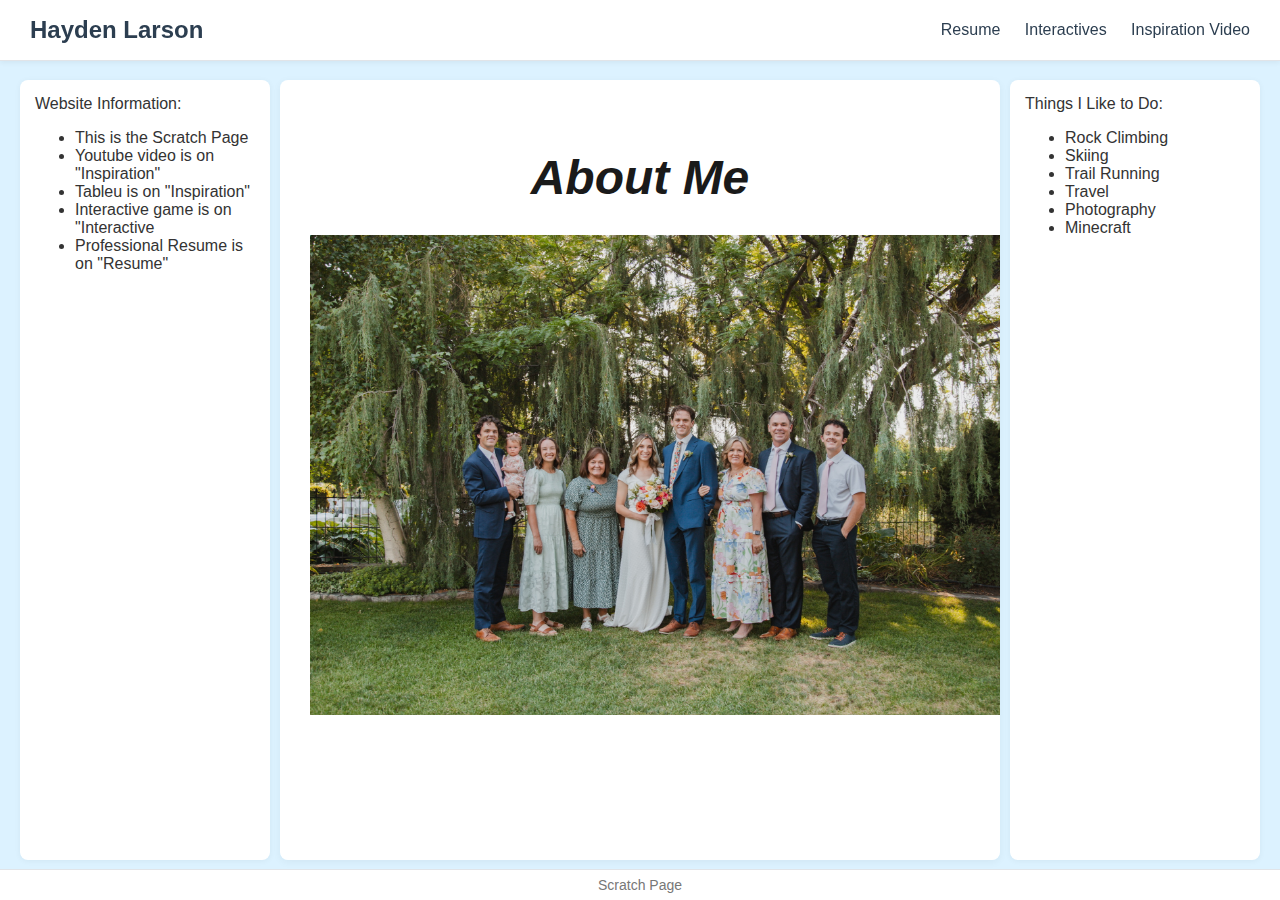
<file: index.html>
<!DOCTYPE html>
<html lang="en">
<head>
    <meta charset="UTF-8">
    <meta name="viewport" content="width=device-width, initial-scale=1.0">
    <title>Document</title>
</head>
<link rel="stylesheet" href="Styles/layoutstyles.css">
<body>
   <div class="header">
  <div class="title">Hayden Larson</div>
  <div class="nav-links">
    <a href="resume.html">Resume</a>
    <a href="interactives.html">Interactives</a>
    <a href="inspiration.html">Inspiration Video</a>
  </div>
</div>
    <div class="common left"> Website Information:
        <ul>
            <li>This is the Scratch Page</li>
            <li>Youtube video is on "Inspiration"</li>
            <li>Tableu is on "Inspiration"</li>
            <li>Interactive game is on "Interactive</li> 
            <li>Professional Resume is on "Resume"</li>

        </ul>


    </div>
    <div class="common right"> Things I Like to Do:
        <ul>
            <li>Rock Climbing
            </li>
            <li>Skiing</li>
            <li>Trail Running</li>
            <li>Travel</li>
            <li>Photography</li>
            <li>Minecraft</li>
            
        </ul>
        

    </div>
    <div class="common footer"> Scratch Page </div>
    
    
<div class="common main"> 
  <h2 class="h2">About Me</h2>
  <img src="Image/Family.jpeg" alt="Family" class="center-img" height="480" width="720">
</div>


</div>
</body>
</html>
</file>
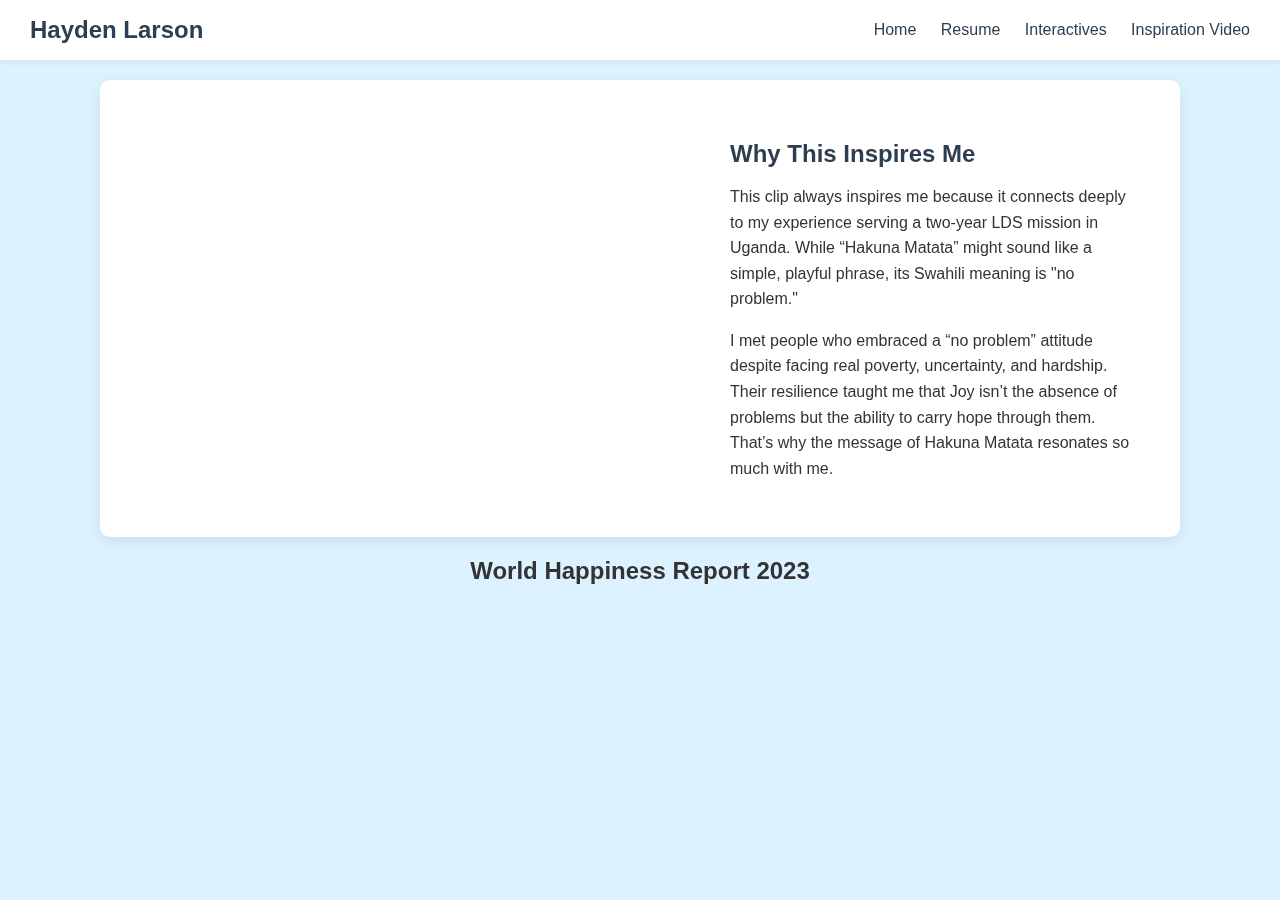
<file: inspiration.html>
<!DOCTYPE html>
<html lang="en">
<head>
  <meta charset="UTF-8" />
  <meta name="viewport" content="width=device-width, initial-scale=1.0"/>
  <title>Inspiration Video</title>
  <link rel="stylesheet" href="Styles/layoutstyles.css" />
  <style>
    body {
      background-color: #dcf2ff;
      font-family: 'Segoe UI', Tahoma, Geneva, Verdana, sans-serif;
      margin: 0;
      padding-top: 80px;
      color: #333;
    }

    .container {
      max-width: 1000px;
      margin: auto;
      padding: 40px;
      background-color: #ffffff;
      border-radius: 10px;
      box-shadow: 0 4px 15px rgba(0, 0, 0, 0.08);
      display: flex;
      flex-wrap: wrap;
      gap: 30px;
      align-items: flex-start;
    }

    .video-box {
      flex: 1 1 500px;
      max-width: 560px;
    }

    .description-box {
      flex: 1 1 400px;
    }

    .description-box h2 {
      color: #2c3e50;
      font-size: 24px;
      margin-bottom: 15px;
    }

    .description-box p {
      font-size: 16px;
      line-height: 1.6;
    }

    .header {
      position: fixed;
      top: 0;
      left: 0;
      right: 0;
      height: 60px;
      background-color: #ffffff;
      border-bottom: 1px solid #e1e4e8;
      display: flex;
      justify-content: space-between;
      align-items: center;
      padding: 0 30px;
      z-index: 100;
    }

    .title {
      font-size: 24px;
      font-weight: bold;
      color: #2c3e50;
    }

    .nav-links a {
      margin-left: 20px;
      text-decoration: none;
      color: #2c3e50;
      font-weight: 500;
    }

    .nav-links a:hover {
      color: #0073e6;
    }

    @media (max-width: 768px) {
      .container {
        flex-direction: column;
        padding: 20px;
      }

      .video-box iframe {
        width: 100%;
        height: auto;
      }
    }
    .tableau-center {
  display: flex;
  justify-content: center;
  align-items: center;
  margin-top: 20px;
}
  </style>
</head>
<body>

  <div class="header">
    <div class="title">Hayden Larson</div>
    <div class="nav-links">
      <a href="layout.html">Home</a>
      <a href="resume.html">Resume</a>
      <a href="interactives.html">Interactives</a>
      <a href="inspiration.html">Inspiration Video</a>
    </div>
  </div>

  <div class="container">
    <div class="video-box">
     <iframe width="560" height="315" src="https://www.youtube.com/embed/kaOIxll4LCA?si=rvW3fLGFi-WHOE-O" title="YouTube video player" frameborder="0" allow="accelerometer; autoplay; clipboard-write; encrypted-media; gyroscope; picture-in-picture; web-share" referrerpolicy="strict-origin-when-cross-origin" allowfullscreen></iframe>
    </div>

    <div class="description-box">
      <h2>Why This Inspires Me</h2>
      <p>
        This clip always inspires me because it connects deeply to my experience serving a two-year LDS mission in Uganda. While “Hakuna Matata” might sound like a simple, playful phrase, its Swahili meaning is "no problem."
      </p>
      <p>
        I met people who embraced a “no problem” attitude despite facing real poverty, uncertainty, and hardship. Their resilience taught me that Joy isn’t the absence of problems but the ability to carry hope through them. That’s why the message of Hakuna Matata resonates so much with me.
      </p>
    </div>
  </div>
<div class="tableau-wrapper">
  <h2 style="text-align:center;">World Happiness Report 2023</h2>

  <div class="tableau-center">
    <div class='tableauPlaceholder' id='viz1765406057892' style='position: relative'>
      <noscript>
        <a href='#'>
          <img alt='World Happiness Report 2023' 
               src='https://public.tableau.com/static/images/Wo/WorldHappinessReport2023/Figure2_1/1_rss.png' 
               style='border: none' />
        </a>
      </noscript>
      <object class='tableauViz' style='display:none;'>
        <param name='host_url' value='https%3A%2F%2Fpublic.tableau.com%2F' />
        <param name='embed_code_version' value='3' />
        <param name='site_root' value='' />
        <param name='name' value='WorldHappinessReport2023&#47;Figure2_1' />
        <param name='tabs' value='no' />
        <param name='toolbar' value='yes' />
        <param name='static_image' value='https://public.tableau.com/static/images/Wo/WorldHappinessReport2023/Figure2_1/1.png' />
        <param name='animate_transition' value='yes' />
        <param name='display_static_image' value='yes' />
        <param name='display_spinner' value='yes' />
        <param name='display_overlay' value='yes' />
        <param name='display_count' value='yes' />
        <param name='language' value='en-US' />
      </object>
    </div>
  </div>
</div>

<script type='text/javascript'>
  const divElement = document.getElementById('viz1765406057892');
  const vizElement = divElement.getElementsByTagName('object')[0];
  vizElement.style.width = '800px';
  vizElement.style.height = '827px';
  const scriptElement = document.createElement('script');
  scriptElement.src = 'https://public.tableau.com/javascripts/api/viz_v1.js';
  vizElement.parentNode.insertBefore(scriptElement, vizElement);
</script>

</body>
</html>
</file>
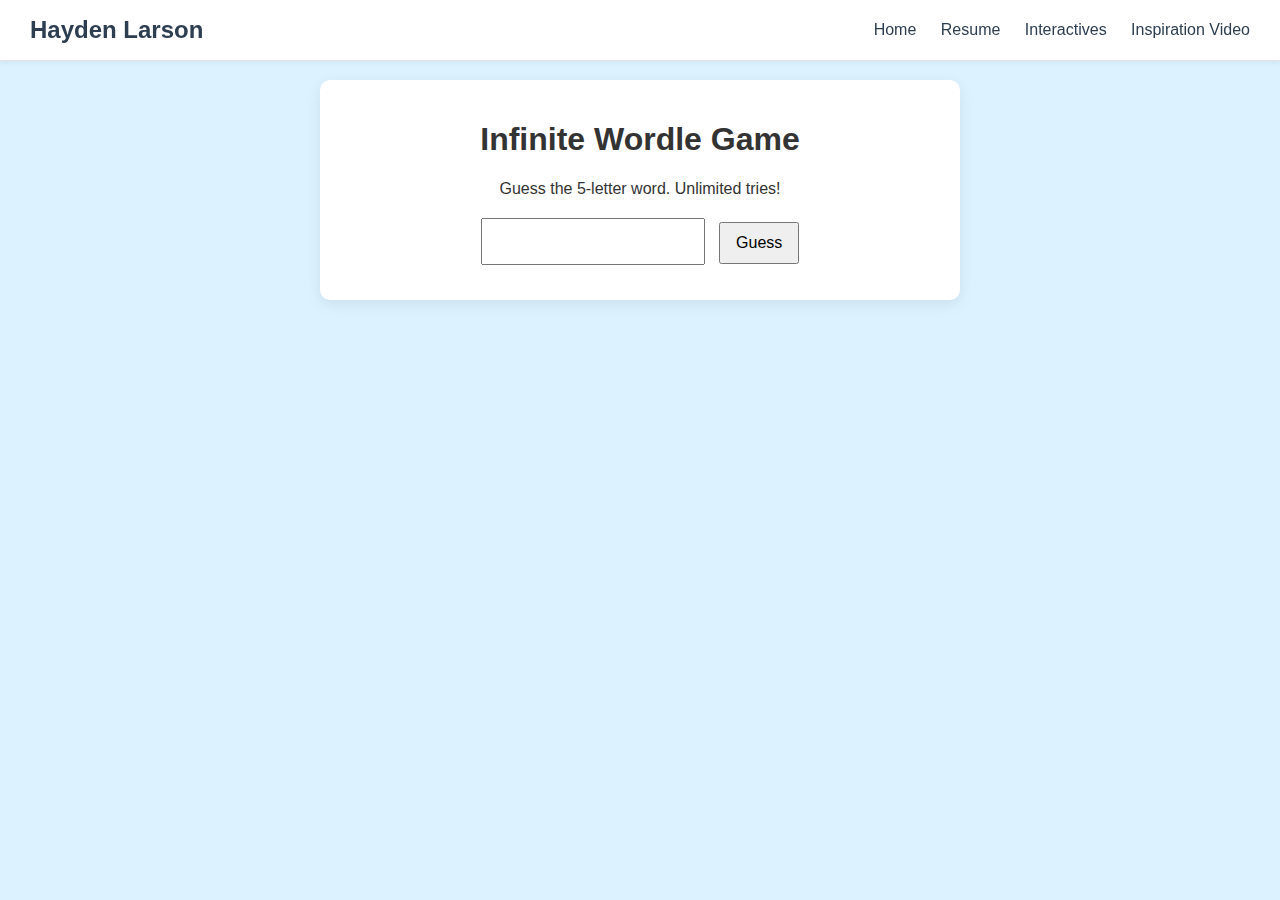
<file: interactives.html>
<!DOCTYPE html>
<html lang="en">
<head>
  <meta charset="UTF-8" />
  <meta name="viewport" content="width=device-width, initial-scale=1.0"/>
  <title>Wordle Game – Interactives</title>
  <link rel="stylesheet" href="Styles/layoutstyles.css" />
  <style>
    body {
      font-family: 'Segoe UI', Tahoma, Geneva, Verdana, sans-serif;
      background-color: #dcf2ff;
      margin: 0;
      padding-top: 80px;
    }

    .container {
      max-width: 600px;
      margin: auto;
      padding: 20px;
      background-color: #fff;
      border-radius: 10px;
      box-shadow: 0 4px 15px rgba(0, 0, 0, 0.08);
      text-align: center;
    }

    .grid {
      display: grid;
      grid-template-columns: repeat(5, 60px);
      gap: 10px;
      justify-content: center;
      margin-top: 20px;
    }

    .tile {
      width: 60px;
      height: 60px;
      font-size: 24px;
      font-weight: bold;
      text-transform: uppercase;
      border: 2px solid #ccc;
      display: flex;
      justify-content: center;
      align-items: center;
      background-color: white;
    }

    .tile.correct {
      background-color: #6aaa64;
      color: white;
      border-color: #6aaa64;
    }

    .tile.present {
      background-color: #c9b458;
      color: white;
      border-color: #c9b458;
    }

    .tile.absent {
      background-color: #787c7e;
      color: white;
      border-color: #787c7e;
    }

    input[type="text"] {
      font-size: 20px;
      padding: 10px;
      width: 200px;
      text-transform: uppercase;
    }

    button {
      padding: 10px 15px;
      font-size: 16px;
      margin-left: 10px;
      cursor: pointer;
    }

    .status {
      margin-top: 15px;
      font-weight: bold;
      font-size: 18px;
    }

    .header {
      position: fixed;
      top: 0;
      left: 0;
      right: 0;
      height: 60px;
      background-color: #ffffff;
      border-bottom: 1px solid #e1e4e8;
      display: flex;
      justify-content: space-between;
      align-items: center;
      padding: 0 30px;
      z-index: 100;
    }

    .title {
      font-size: 24px;
      font-weight: bold;
      color: #2c3e50;
    }

    .nav-links a {
      margin-left: 20px;
      text-decoration: none;
      color: #2c3e50;
      font-weight: 500;
    }

    .nav-links a:hover {
      color: #0073e6;
    }
  </style>
</head>
<body>

  <div class="header">
    <div class="title">Hayden Larson</div>
    <div class="nav-links">
      <a href="layout.html">Home</a>
      <a href="resume.html">Resume</a>
      <a href="interactives.html">Interactives</a>
      <a href="inspiration.html">Inspiration Video</a>
    </div>
  </div>

  <div class="container">
    <h1>Infinite Wordle Game</h1>
    <p>Guess the 5-letter word. Unlimited tries!</p>

    <div class="grid" id="grid"></div>

    <form onsubmit="submitGuess(event)">
      <input type="text" id="guessInput" maxlength="5" required />
      <button type="submit">Guess</button>
    </form>

    <div class="status" id="status"></div>
  </div>

  <script>
    const wordList = ["apple", "brave", "chair", "dream", "eagle", "frost", "giant", "house", "jelly", "koala", "lemon", "mango", "night", "ocean", "plant", "quiet", "river", "stone", "track", "under", "vivid", "wheat", "xenon", "yacht", "zebra"];
    let secretWord = "";
    let guessHistory = [];
    const maxLength = 5;

    function pickNewWord() {
      secretWord = wordList[Math.floor(Math.random() * wordList.length)];
      guessHistory = [];
      document.getElementById("grid").innerHTML = "";
      document.getElementById("status").textContent = "";
    }

    function renderGrid() {
      const grid = document.getElementById("grid");
      grid.innerHTML = "";

      for (let guess of guessHistory) {
        for (let i = 0; i < maxLength; i++) {
          const tile = document.createElement("div");
          tile.className = "tile";
          const letter = guess[i];
          tile.textContent = letter;

          if (letter === secretWord[i]) {
            tile.classList.add("correct");
          } else if (secretWord.includes(letter)) {
            tile.classList.add("present");
          } else {
            tile.classList.add("absent");
          }

          grid.appendChild(tile);
        }
      }
    }

    function submitGuess(event) {
      event.preventDefault();
      const input = document.getElementById("guessInput");
      const guess = input.value.toLowerCase();

      if (guess.length !== maxLength) {
        alert("Word must be 5 letters.");
        return;
      }

      guessHistory.push(guess);
      renderGrid();
      input.value = "";

      if (guess === secretWord) {
        document.getElementById("status").textContent = `✅ Correct! The word was "${secretWord.toUpperCase()}". Starting new game...`;
        setTimeout(pickNewWord, 2500);
      }
    }

    pickNewWord();
  </script>
  
</body>
</html>
</file>
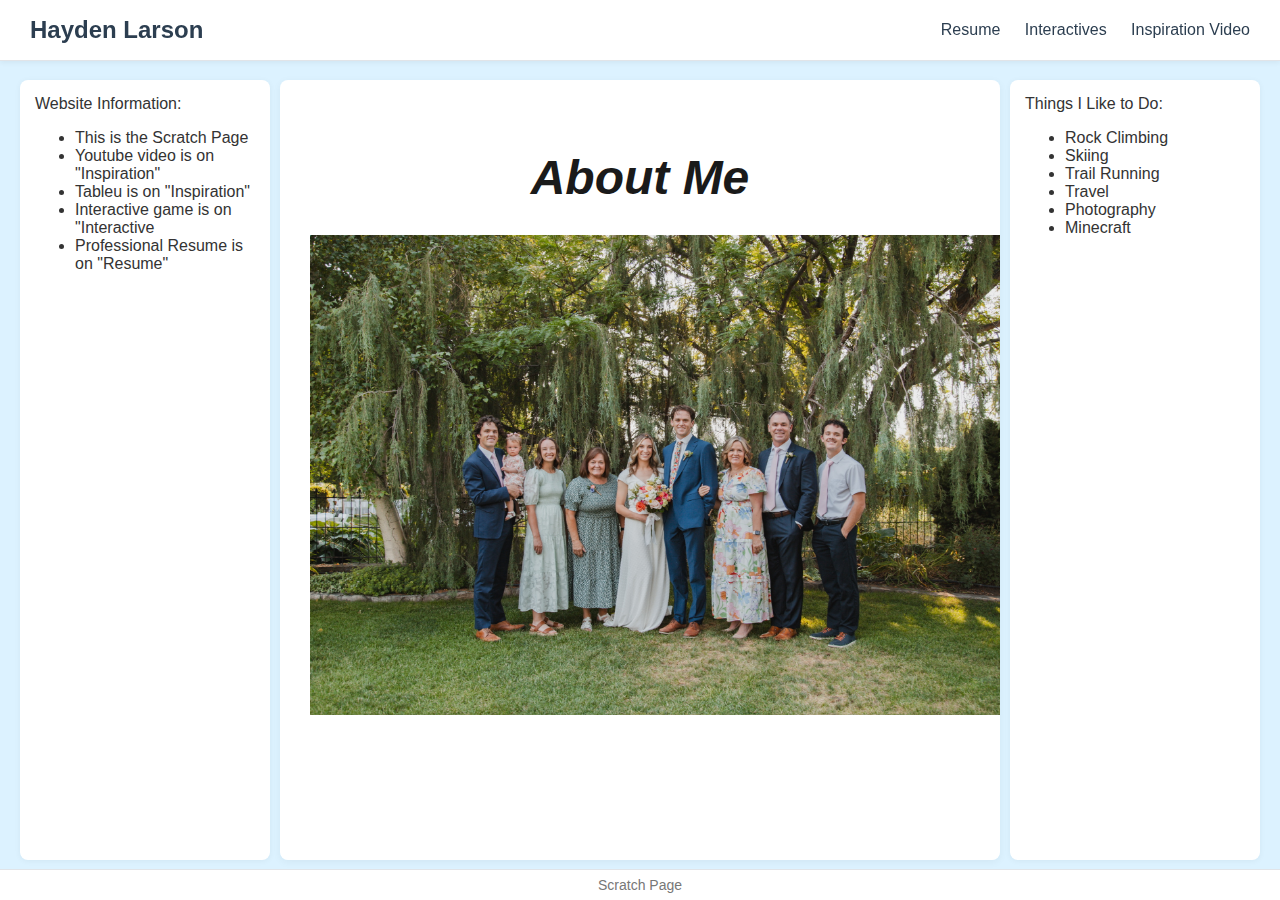
<file: layout.html>
<!DOCTYPE html>
<html lang="en">
<head>
    <meta charset="UTF-8">
    <meta name="viewport" content="width=device-width, initial-scale=1.0">
    <title>Document</title>
</head>
<link rel="stylesheet" href="Styles/layoutstyles.css">
<body>
   <div class="header">
  <div class="title">Hayden Larson</div>
  <div class="nav-links">
    <a href="resume.html">Resume</a>
    <a href="interactives.html">Interactives</a>
    <a href="inspiration.html">Inspiration Video</a>
  </div>
</div>
    <div class="common left"> Website Information:
        <ul>
            <li>This is the Scratch Page</li>
            <li>Youtube video is on "Inspiration"</li>
            <li>Tableu is on "Inspiration"</li>
            <li>Interactive game is on "Interactive</li> 
            <li>Professional Resume is on "Resume"</li>

        </ul>


    </div>
    <div class="common right"> Things I Like to Do:
        <ul>
            <li>Rock Climbing
            </li>
            <li>Skiing</li>
            <li>Trail Running</li>
            <li>Travel</li>
            <li>Photography</li>
            <li>Minecraft</li>
            
        </ul>
        

    </div>
    <div class="common footer"> Scratch Page </div>
    
    
<div class="common main"> 
  <h2 class="h2">About Me</h2>
  <img src="Image/Family.jpeg" alt="Family" class="center-img" height="480" width="720">
</div>


</div>
</body>
</html>
</file>
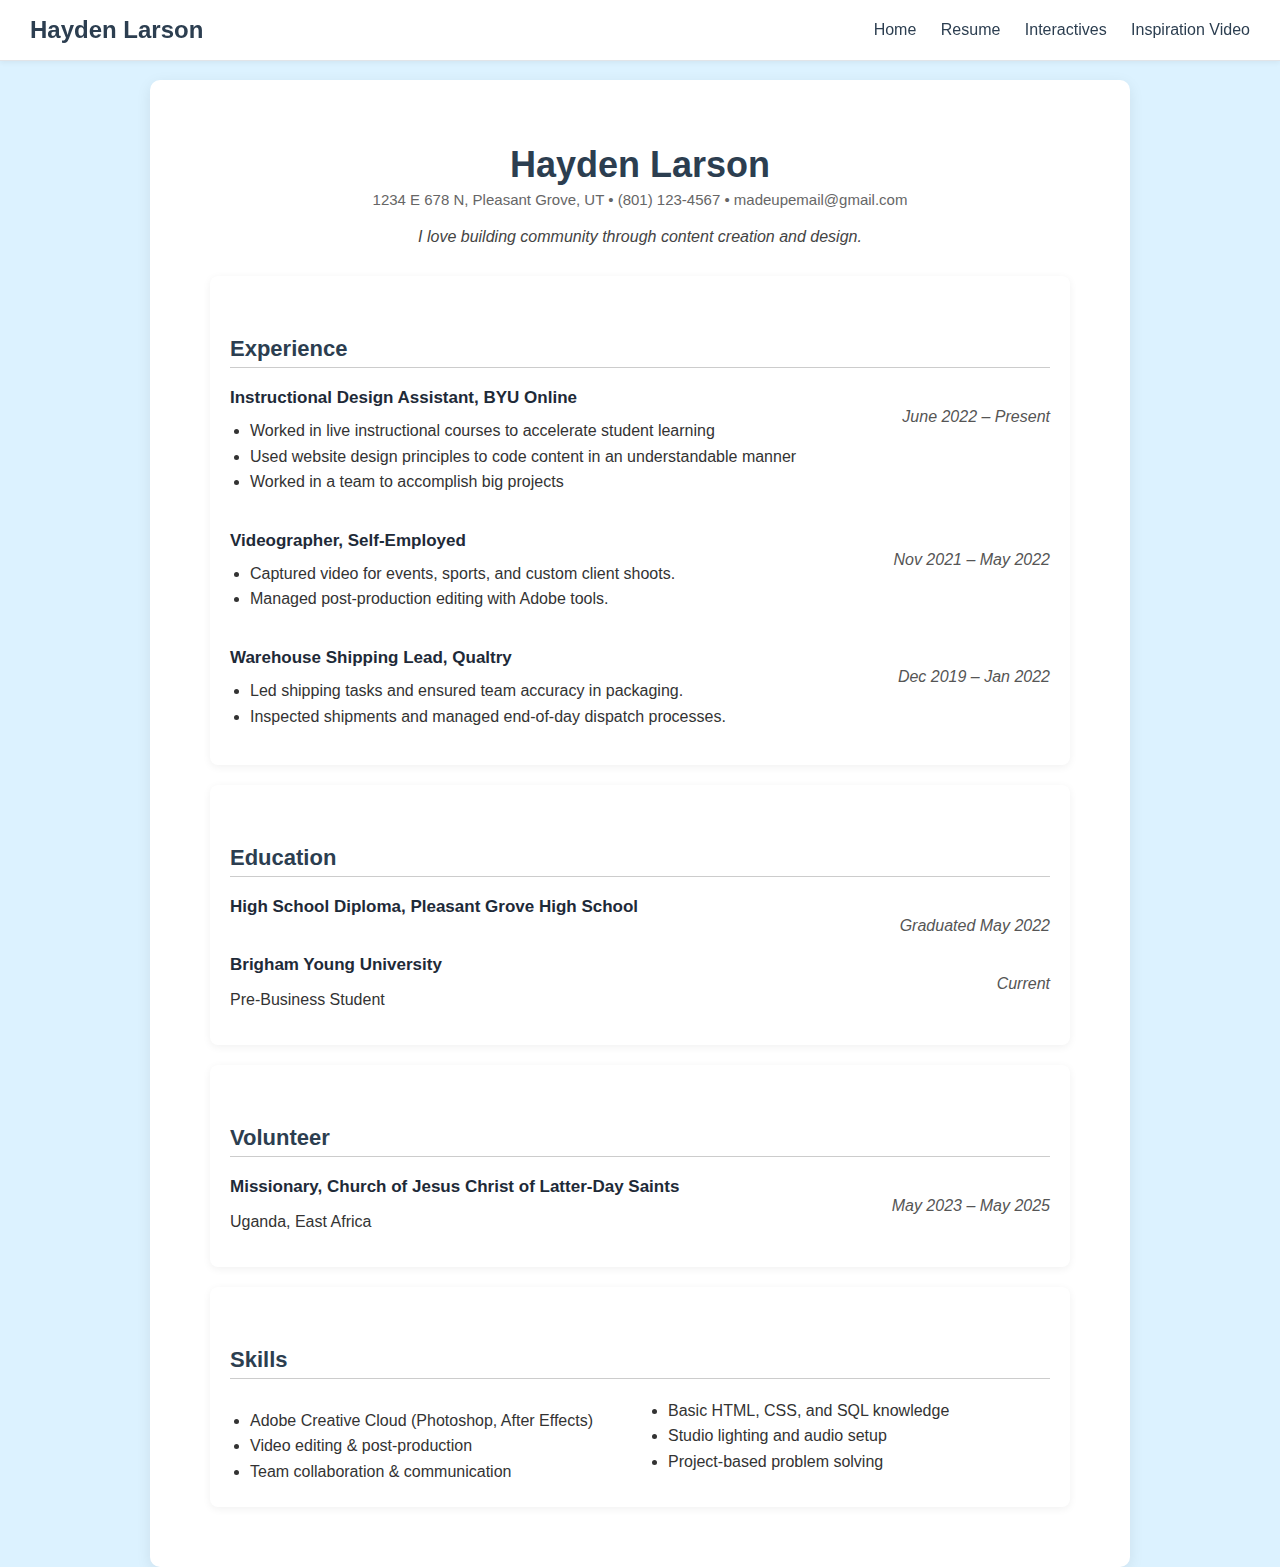
<file: resume.html>
<!DOCTYPE html>
<html lang="en">
<head>
  <meta charset="UTF-8" />
  <meta name="viewport" content="width=device-width, initial-scale=1.0"/>
  <title>Hayden Larson - Resume</title>
  <link rel="stylesheet" href="Styles/layoutstyles.css" />
  <style>
    body {
      background-color: #dcf2ff;
      font-family: 'Segoe UI', Tahoma, Geneva, Verdana, sans-serif;
      margin: 0;
      padding-top: 80px;
      color: #333;
    }

    .resume-wrapper {
      max-width: 900px;
      margin: auto;
      background-color: #fff;
      padding: 40px;
      border-radius: 10px;
      box-shadow: 0 4px 15px rgba(0, 0, 0, 0.08);
    }

    h1 {
      text-align: center;
      font-size: 36px;
      margin-bottom: 5px;
      color: #2c3e50;
    }

    .contact-info {
      text-align: center;
      font-size: 15px;
      color: #666;
      margin-bottom: 20px;
    }

    .section-title {
      font-size: 22px;
      color: #2c3e50;
      border-bottom: 1px solid #ccc;
      padding-bottom: 5px;
      margin-top: 40px;
    }

    .job, .education-block, .volunteer-block {
      margin-top: 20px;
    }

    .job-title, .school, .volunteer-role {
      font-weight: bold;
      font-size: 17px;
      color: #1e2a38;
    }

    .job-date, .edu-date, .vol-date {
      float: right;
      font-style: italic;
      color: #555;
    }

    ul {
      margin-top: 10px;
      padding-left: 20px;
      line-height: 1.6;
    }

    .skills-list {
      columns: 2;
      margin-top: 10px;
      line-height: 1.8;
    }

    .summary {
      font-style: italic;
      text-align: center;
      max-width: 700px;
      margin: 0 auto 30px auto;
      color: #444;
    }

    .footer {
      text-align: center;
      font-size: 14px;
      color: #999;
      margin-top: 40px;
    }

    /* Ensure clearfix for floated dates */
    .job::after, .education-block::after, .volunteer-block::after {
      content: "";
      display: table;
      clear: both;
    }

    /* Responsive layout */
    @media (max-width: 600px) {
      .skills-list {
        columns: 1;
      }
    }
  </style>
</head>
<body>

  <div class="header">
    <div class="title">Hayden Larson</div>
    <div class="nav-links">
      <a href="index.html">Home</a>
      <a href="resume.html">Resume</a>
      <a href="interactives.html">Interactives</a>
      <a href="inspiration.html">Inspiration Video</a>
    </div>
  </div>

  <div class="resume-wrapper">
    <h1>Hayden Larson</h1>
    <div class="contact-info">
      1234 E 678 N, Pleasant Grove, UT &bull; (801) 123-4567 &bull; madeupemail@gmail.com
    </div>
    <p class="summary">
      I love building community through content creation and design.
    </p>

    <div class="section">
      <h2 class="section-title">Experience</h2>

      <div class="job">
        <div class="job-title">Instructional Design Assistant, BYU Online</div>
        <div class="job-date">June 2022 – Present</div>
        <ul>
          <li>Worked in live instructional courses to accelerate student learning</li>
          <li>Used website design principles to code content in an understandable manner</li>
          <li>Worked in a team to accomplish big projects</li>
        </ul>
      </div>

      <div class="job">
        <div class="job-title">Videographer, Self-Employed</div>
        <div class="job-date">Nov 2021 – May 2022</div>
        <ul>
          <li>Captured video for events, sports, and custom client shoots.</li>
          <li>Managed post-production editing with Adobe tools.</li>
        </ul>
      </div>

      <div class="job">
        <div class="job-title">Warehouse Shipping Lead, Qualtry</div>
        <div class="job-date">Dec 2019 – Jan 2022</div>
        <ul>
          <li>Led shipping tasks and ensured team accuracy in packaging.</li>
          <li>Inspected shipments and managed end-of-day dispatch processes.</li>
        </ul>
      </div>
    </div>

    <div class="section">
  <h2 class="section-title">Education</h2>

  <div class="education-block">
    <div class="school">High School Diploma, Pleasant Grove High School</div>
    <div class="edu-date">Graduated May 2022</div>
  </div>

  <div class="education-block">
    <div class="school">Brigham Young University</div>
    <div class="edu-date">Current</div>
    <p>Pre-Business Student</p>
  </div>
</div>

    <div class="section">
      <h2 class="section-title">Volunteer</h2>

      <div class="volunteer-block">
        <div class="volunteer-role">Missionary, Church of Jesus Christ of Latter-Day Saints</div>
        <div class="vol-date">May 2023 – May 2025</div>
        <p>Uganda, East Africa</p>
      </div>
    </div>

    <div class="section">
      <h2 class="section-title">Skills</h2>
      <div class="skills-list">
        <ul>
          <li>Adobe Creative Cloud (Photoshop, After Effects)</li>
          <li>Video editing & post-production</li>
          <li>Team collaboration & communication</li>
          <li>Basic HTML, CSS, and SQL knowledge</li>
          <li>Studio lighting and audio setup</li>
          <li>Project-based problem solving</li>
        </ul>
      </div>
    </div>

    
  </div>
</body>
</html>
</file>
<file: Styles/layoutstyles.css>
body {
  margin: 0;
  padding: 0;
  font-family: 'Segoe UI', Tahoma, Geneva, Verdana, sans-serif;
  background-color: #dcf2ff;
  color: #333;
}


.section {
  background-color: #ffffff;
  border-radius: 8px;
  box-shadow: 0 2px 8px rgba(0, 0, 0, 0.06);
  padding: 20px;
  margin: 20px;
}


.header {
  position: fixed;
  top: 0;
  left: 0;
  right: 0;
  height: 60px;
  background-color: #ffffff;
  border-bottom: 1px solid #e1e4e8;
  display: flex;
  justify-content: space-between;
  align-items: center;
  padding: 0 30px;
  z-index: 100;
  box-shadow: 0 2px 5px rgba(0,0,0,0.05);
}

.title {
  font-size: 24px;
  font-weight: bold;
  color: #2c3e50;
}

.nav-links a {
  margin-left: 20px;
  text-decoration: none;
  color: #2c3e50;
  font-weight: 500;
  transition: color 0.3s ease;
}

.nav-links a:hover {
  color: #0073e6;
}


.left,
.right {
  position: absolute;
  top: 80px;
  width: 220px;
  bottom: 40px;
  padding: 15px;
  background-color: #ffffff;
  border-radius: 8px;
  box-shadow: 0 1px 6px rgba(0, 0, 0, 0.05);
}

.left {
  left: 20px;
}

.right {
  right: 20px;
}


.main {
  position: absolute;
  top: 80px;
  left: 280px;
  right: 280px;
  bottom: 40px;
  overflow-y: auto;
  background-color: #ffffff;
  border-radius: 8px;
  box-shadow: 0 2px 8px rgba(0, 0, 0, 0.05);
  padding: 30px;
}

.h2 {
  color: #1a1a1a;
  font-size: 48px;
  text-align: center;
  font-weight: 600;
  margin-bottom: 30px;
  font-style: italic;
}


.footer {
  position: absolute;
  left: 0;
  right: 0;
  bottom: 0;
  height: 30px;
  background-color: #ffffff;
  border-top: 1px solid #e1e4e8;
  text-align: center;
  font-size: 14px;
  line-height: 30px;
  color: #777;
}
.center-img {
  display: block;
  margin-left: auto;
  margin-right: auto;
}
</file>
